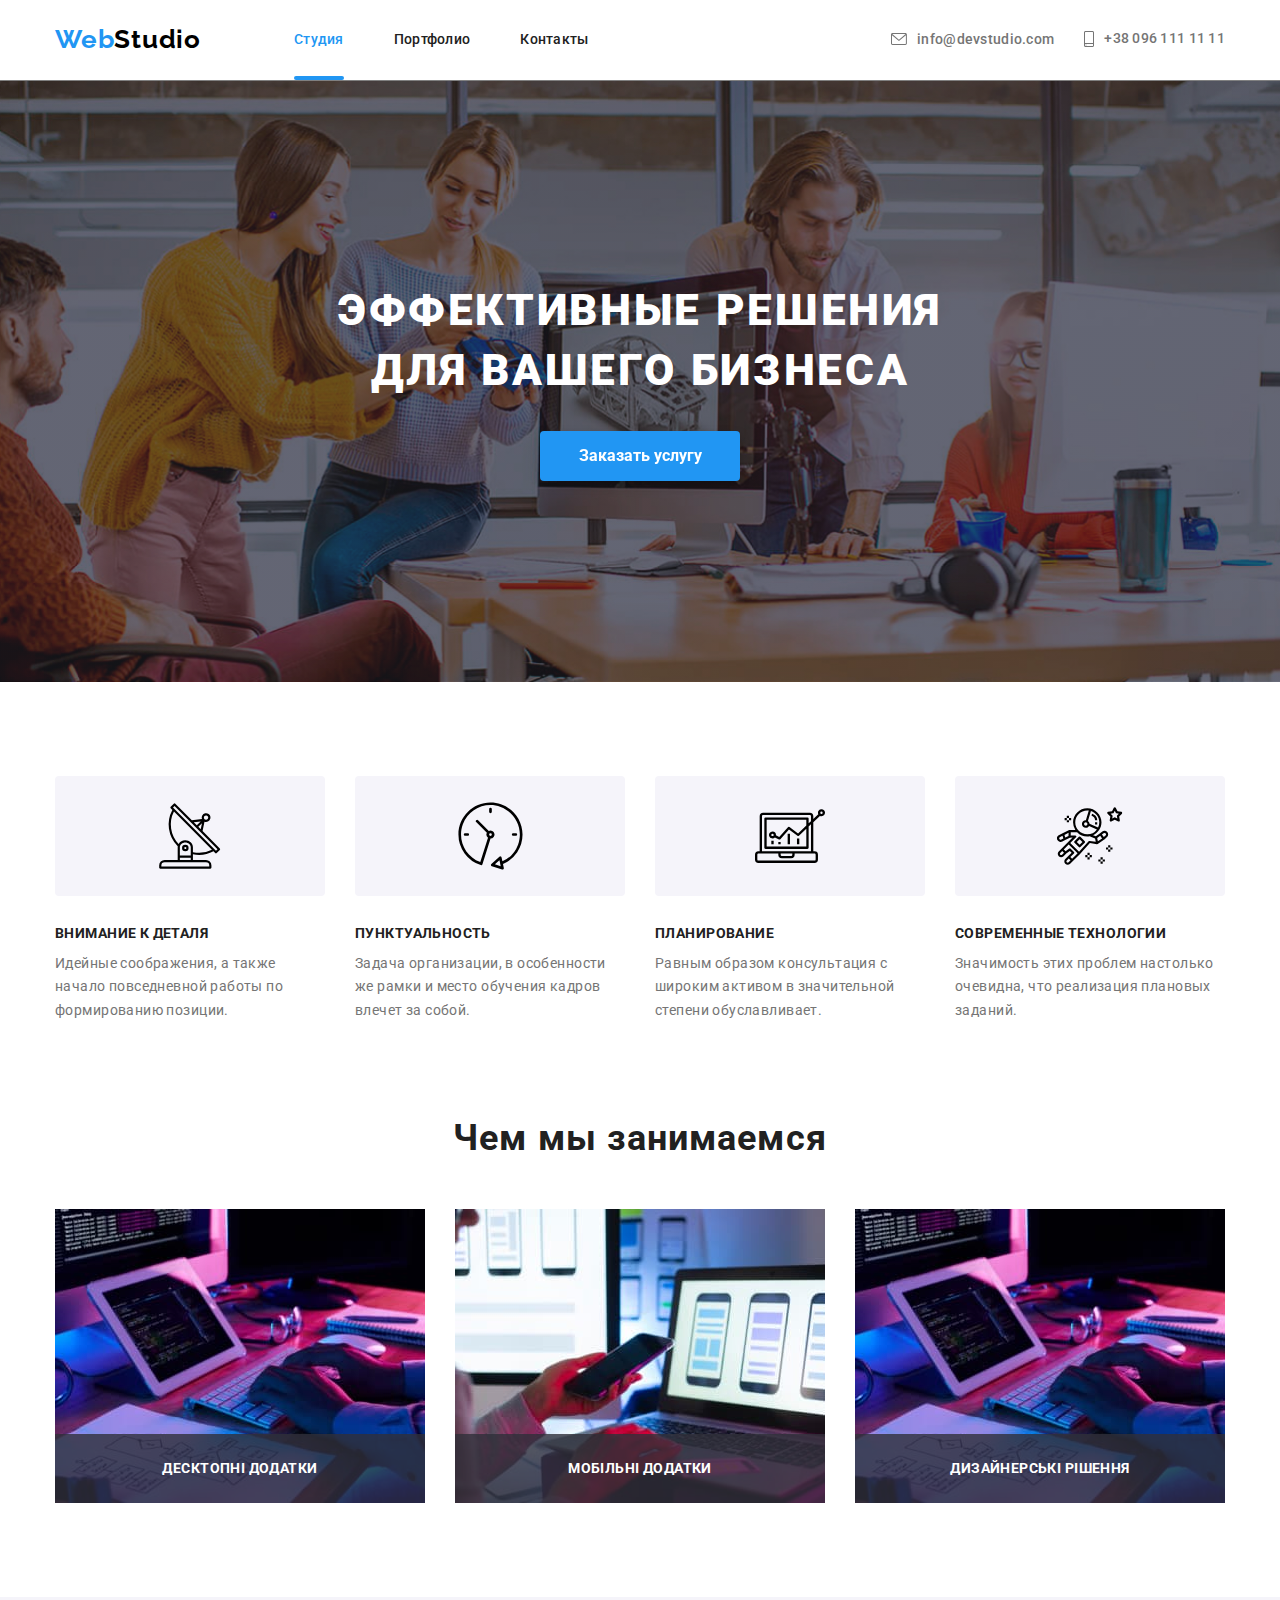
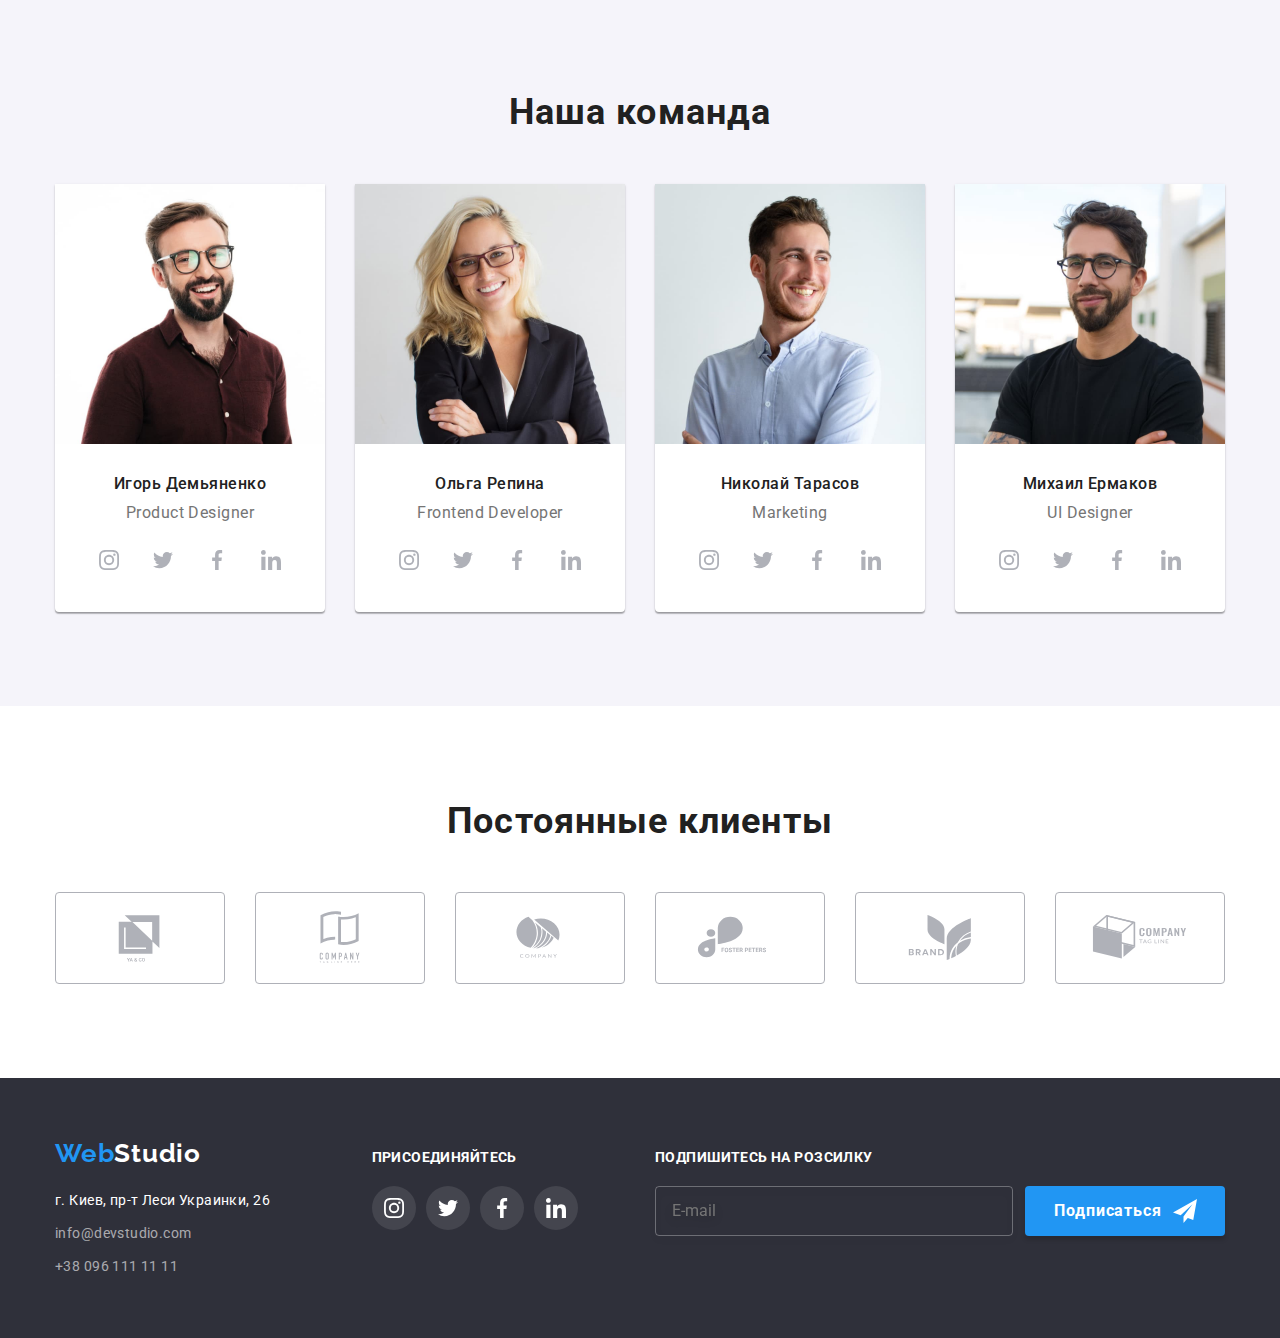
<file: index.html>
<!DOCTYPE html>
<html lang="ru">
<head>
    <meta charset="UTF-8">
    <meta http-equiv="X-UA-Compatible" content="IE=edge">
    <meta name="viewport" content="width=device-width, initial-scale=1.0">
    <title>WebStudio</title>
<link rel="preconnect" href="https://fonts.googleapis.com">
<link rel="preconnect" href="https://fonts.gstatic.com" crossorigin>
<link href="https://fonts.googleapis.com/css2?family=Raleway:wght@700&family=Roboto:wght@400;500;700;900&display=swap"
    rel="stylesheet">
    <link rel="stylesheet" href="https://cdn.jsdelivr.net/npm/modern-normalize@1.1.0/modern-normalize.css">
    <link rel="stylesheet" href="./css/styles.css">
</head>
<body> 
    <!--HEADER-->
    <header class="page-header">
        <div class="container header-container-nav"> <nav class="page-nav">
            <a class="logo link list" lang="en" href="./index.html">Web<span class="logo-accent">Studio</span></a>
            <ul class="menu list">
                <li class="menu-item">
                    <a class="menu-link link current" href="#studio">Студия</a>
                </li>
                <li class="menu-item link">
                    <a class="menu-link link" href="./portfolio.html">Портфолио</a>
                </li>
                <li class="menu-item">
                    <a class="menu-link link" href="#contacts">Контакты</a>
                </li>
            </ul>
        </nav>
        <ul class="menu list">
            <li class="menu-contacts">
                <a class="email link" href="mailto:info@devstudio.com">
                    <svg class="email-icon">
                        <use href="./images/svg/icons.svg#icon-envelope" width="16" height="12">
                        </use>
                    </svg>info@devstudio.com</a>
            </li>
            <li class="menu-contacts">
                <a class="tel link" href="tel:+380961111111">
                    <svg class="tel-icon">
                    <use href="./images/svg/icons.svg#icon-smartphone" width="10" height="16">
                    </use>
                </svg>+38 096 111 11 11</a>
            </li>
        </ul> </div>
</header>
<!-- HERO -->
    <main>
        <section class="main-page section" id="studio">
        <div class="container main-page-bg">
<h1 class="main-page-title">Эффективные решения для вашего бизнеса
</h1></div>
<div><button class="mdl-btn" type="button" data-modal-open>Заказать услугу</button>
        </div>
    </section>
    <!-- ABOUT -->
    <section class="section">
        <div class="container"> 
<ul class="about-section link list">
<li class="about-section-link">
    <div class="about-section-cont">
            <svg class="about-section-icon" width="65.32" height="70">
                <use href="./images/svg/icons.svg#icon-antenna-1"></use>
            </svg>
    </div>
    <h3 class="list-title">Внимание к деталя</h3>
    <p class="list-title-description">Идейные соображения, а также <br>
        начало повседневной работы по<br>
        формированию позиции.</p>
</li>
<li class="about-section-link">
    <div class="about-section-cont">
    <svg class="about-section-icon" width="67" height="70">
        <use href="./images/svg/icons.svg#icon-clock-1"></use>
    </svg>
</div>
    <h3 class="list-title">Пунктуальность</h3>
    <p class="list-title-description">Задача организации, в особенности<br>
        же рамки и место обучения кадров<br>
        влечет за собой.
</li>
<li class="about-section-link">
    <div class="about-section-cont">
    <svg class="about-section-icon" width="70" height="70">
        <use href="./images/svg/icons.svg#icon-diagram-1"></use>
    </svg>
</div>
    <h3 class="list-title">Планирование</h3>
    <p class="list-title-description">Равным образом консультация с<br>
        широким активом в значительной<br>
        степени обуславливает.</p>
</li>
<li class="about-section-link">
    <div class="about-section-cont">
        <svg class="about-section-icon" width="65.32" height="70">
            <use href="./images/svg/icons.svg#icon-astronaut-1"></use>
        </svg>
    </div>
    <h3 class="list-title">Современные технологии</h3>
    <p class="list-title-description">Значимость этих проблем настолько<br>
        очевидна, что реализация плановых<br>
        заданий.</p>
</li>
</ul>
        </div>
    </section>
    <section class="about-section-two section">
        <div class="section-about-title-photo container">
        <h2 class="section-title link list">Чем мы занимаемся</h2>
<ul class="about-pcs list">
    <li>
        <div class="about-pcs-wrapper">
            <img src="./images/index_sector/img1.jpg" alt="пишем сайты" width="370" height="294">
            <p class="about-pcs-overlay">Десктопні додатки</p>
        </div>
    </li>
    <li><div class="about-pcs-wrapper">
        <img src="./images/index_sector/img2.jpg" alt="веб-дизайн" width="370" height="294">
        <p class="about-pcs-overlay">Мобільні додатки</p>
        </div>
    </li>
    <li><div class="about-pcs-wrapper">
        <img src="./images/index_sector/img1.jpg" alt="пишем сайты" width="370" height="294">
        <p class="about-pcs-overlay">Дизайнерські рішення</p>
        </div>
    </li>
</ul>
     </section>
     <!-- TEAM -->
     <section class="section-team section">
        <div class="container">
<h2 class="section-title">Наша команда</h2>
<ul class="employees link list">
    <li class="employee-card"> <img src="./images/employes/igor_demianenko.jpg" alt="Мужчина в очках " width="270" height="260">
        <div class="employee-card-description">
            <h3 class="name">Игорь Демьяненко</h3>
        <p class="position" lang="en">Product Designer </p>
        <ul class="social-list list">
            <li class="social-list-item">
                <a href="" class="social-list-link">
                    <svg class="social-list-icon" width="20" height="20">
                        <use href="./images/svg/icons.svg#icon-instagram-2"></use>
                    </svg>
                </a>
            </li>
            <li class="social-list-item">
                <a href="" class="social-list-link">
                    <svg class="social-list-icon" width="20" height="20">
                        <use href="./images/svg/icons.svg#icon-twitter-1"></use>
                    </svg>
                </a>
            </li>
            <li class="social-list-item">
                <a href="" class="social-list-link">
                    <svg class="social-list-icon" width="20" height="20">
                        <use href="./images/svg/icons.svg#icon-facebook-1"></use>
                    </svg>
                </a>
            </li>
            <li class="social-list-item">
                <a href="" class="social-list-link">
                    <svg class="social-list-icon" width="20" height="20">
                        <use href="./images/svg/icons.svg#icon-linkedin-1"></use>
                    </svg>
                </a>
            </li>
        </ul>
    </div>
    </li>
    <li class="employee-card"><img src="./images/employes/olga_repina.jpg" alt="Женщина в очках " width="270" height="260">
        <div class="employee-card-description"><h3 class="name">Ольга Репина</h3>
        <p class="position" lang="en">Frontend Developer </p>
        <ul class="social-list list">
            <li class="social-list-item">
                <a href="" class="social-list-link">
                    <svg class="social-list-icon" width="20" height="20">
                        <use href="./images/svg/icons.svg#icon-instagram-2"></use>
                    </svg>
                </a>
            </li>
            <li class="social-list-item">
                <a href="" class="social-list-link">
                    <svg class="social-list-icon" width="20" height="20">
                        <use href="./images/svg/icons.svg#icon-twitter-1"></use>
                    </svg>
                </a>
            </li>
            <li class="social-list-item">
                <a href="" class="social-list-link">
                    <svg class="social-list-icon" width="20" height="20">
                        <use href="./images/svg/icons.svg#icon-facebook-1"></use>
                    </svg>
                </a>
            </li>
            <li class="social-list-item">
                <a href="" class="social-list-link">
                    <svg class="social-list-icon" width="20" height="20">
                        <use href="./images/svg/icons.svg#icon-linkedin-1"></use>
                    </svg>
                </a>
            </li>
        </ul>
    </div>
    </li>
    <li class="employee-card"><img src="./images/employes/nikolay_tarasov.jpg" alt="Мужчина улыбается" width="270" height="260">
        <div class="employee-card-description"><h3 class="name">Николай Тарасов</h3>
        <p class="position" lang="en">Marketing </p>
        <ul class="social-list list">
            <li class="social-list-item">
                <a href="" class="social-list-link">
                    <svg class="social-list-icon" width="20" height="20">
                        <use href="./images/svg/icons.svg#icon-instagram-2"></use>
                    </svg>
                </a>
            </li>
            <li class="social-list-item">
                <a href="" class="social-list-link">
                    <svg class="social-list-icon" width="20" height="20">
                        <use href="./images/svg/icons.svg#icon-twitter-1"></use>
                    </svg>
                </a>
            </li>
            <li class="social-list-item">
                <a href="" class="social-list-link">
                    <svg class="social-list-icon" width="20" height="20">
                        <use href="./images/svg/icons.svg#icon-facebook-1"></use>
                    </svg>
                </a>
            </li>
            <li class="social-list-item">
                <a href="" class="social-list-link">
                    <svg class="social-list-icon" width="20" height="20">
                        <use href="./images/svg/icons.svg#icon-linkedin-1"></use>
                    </svg>
                </a>
            </li>
        </ul>
    </div>
    </li>
    <li class="employee-card"><img src="./images/employes/mikhail_ermakov.jpg" alt="Мужчина в очках " width="270" height="260">
       <div class="employee-card-description"> 
        <h3 class="name">Михаил Ермаков</h3>
        <p class="position" lang="en">UI Designer </p>
        <ul class="social-list list">
            <li class="social-list-item">
                <a href="" class="social-list-link">
                    <svg class="social-list-icon" width="20" height="20">
                        <use href="./images/svg/icons.svg#icon-instagram-2"></use>
                    </svg>
                </a>
            </li>
            <li class="social-list-item">
                <a href="" class="social-list-link">
                    <svg class="social-list-icon" width="20" height="20">
                        <use href="./images/svg/icons.svg#icon-twitter-1"></use>
                    </svg>
                </a>
            </li>
            <li class="social-list-item">
                <a href="" class="social-list-link">
                    <svg class="social-list-icon" width="20" height="20">
                        <use href="./images/svg/icons.svg#icon-facebook-1"></use>
                    </svg>
                </a>
            </li>
            <li class="social-list-item">
                <a href="" class="social-list-link">
                    <svg class="social-list-icon" width="20" height="20">
                        <use href="./images/svg/icons.svg#icon-linkedin-1"></use>
                    </svg>
                </a>
            </li>
        </ul>
    </div>
    </li>
</ul>
        </div>
    </section>
<section class="section">
    <div class="container">
        <h2 class="section-title">Постоянные клиенты</h2>
        <ul class="section-clients list">
            <li class="section-clients-list">
                <a href="" class="section-clients-link">
                    <svg class="section-clients-icon" width="106" height="60">
                        <use href="./images/svg/icons.svg#icon-logo1"> </use>
                    </svg>
                </a>
            </li>
            <li class="section-clients-list">
                <a href="" class="section-clients-link">
                    <svg class="section-clients-icon" width="106" height="60">
                        <use href="./images/svg/icons.svg#icon-logo2" > </use>
                    </svg>
                </a>
            </li>
            <li class="section-clients-list">
                <a href="" class="section-clients-link">
                    <svg class="section-clients-icon" width="106" height="60">
                        <use href="./images/svg/icons.svg#icon-logo3" > </use>
                    </svg>
                </a>
            </li>
            <li class="section-clients-list">
                <a href="" class="section-clients-link">
                    <svg class="section-clients-icon" width="106" height="60">
                        <use href="./images/svg/icons.svg#icon-logo4" > </use>
                    </svg>
                </a>
            </li>
            <li class="section-clients-list">
                <a href="" class="section-clients-link">
                    <svg class="section-clients-icon" width="106" height="60">
                        <use href="./images/svg/icons.svg#icon-logo5" > </use>
                    </svg>
                </a>
            </li>
            <li class="section-clients-list">
                <a href="" class="section-clients-link">
                    <svg class="section-clients-icon" width="106" height="60">
                        <use href="./images/svg/icons.svg#icon-logo6" > </use>
                    </svg>
                </a>
            </li>
        </ul>
    </div>
    </section>
</main>
<!-- FOOTER -->
<footer class="footer" id="contacts">
    <div class="container link">
        <div class="div-footer link list">
            <div link list>
                <a class="logo-footer link list" lang="en" href="./index.html">Web<span
                        class="logo-accent-footer">Studio</span></a>
                <address>
                    <ul class="footer-adress list">
                        <li>
                            <a class="street-adress link" href="https://goo.gl/maps/iBWatNHWCykBJF1e8" target="_blank"
                                rel="noopener noreferrer nofollow">г. Киев, пр-т Леси Украинки, 26</a>
                        </li>
                        <li class="footer-email-tel-div">
                            <a class="footer-email link" href="mailto:info@devstudio.com">info@devstudio.com</a>
                        </li>
                        <li class="footer-email-tel-div">
                            <a class="footer-tel link" href="tel:+380961111111">+38 096 111 11 11</a>
                        </li>
                    </ul>
                </address>
            </div>
            <div class="footer-social-li">
                <p class="footer-social">присоединяйтесь</p>
                <ul class="footer-social-list">
                    <li class="footer-clients-link list">
                        <a href="" class="footer-clients-list list">
                            <svg class="footer-list-icon" width="20" height="20">
                                <use href="./images/svg/icons.svg#icon-instagram-2"></use>
                            </svg>
                        </a>
                    </li>
                    <li class="footer-clients-link list">
                        <a href="" class="footer-clients-list list">
                            <svg class="footer-list-icon" width="20" height="20">
                                <use href="./images/svg/icons.svg#icon-twitter-1"></use>
                            </svg>
                        </a>
                    </li>
                    <li class="footer-clients-link list">
                        <a href="" class="footer-clients-list list">
                            <svg class="footer-list-icon" width="20" height="20">
                                <use href="./images/svg/icons.svg#icon-facebook-1"></use>
                            </svg>
                        </a>
                    </li>
                    <li class="footer-clients-link list">
                        <a href="" class="footer-clients-list list">
                            <svg class="footer-list-icon" width="20" height="20">
                                <use href="./images/svg/icons.svg#icon-linkedin-1"></use>
                            </svg>
                        </a>
                    </li>
                </ul>
            </div>
            <div class="subscribe">
                <form class="subscribe-form">
                    <label class="subcsribe-label">
                        <span>
                            <p class="subscribe-text">Подпишитесь на розсилку</p>
                        </span>
                        <input type="email" class="subscribe-input-form" placeholder="E-mail" name="user_mail" autocomplete="off"
                            required> </label>
                    <button class="subscribe-btn" type="submit">Подписаться
                        <svg class="subscribe-icon" width="24" height="24">
                            <use href="./images/svg/icons.svg#icon-send"></use>
                        </svg>
                    </button>
                </form>
            </div>
        </div>
    </div>
</footer>
<div class="backdrop is-hidden" data-modal>
    <div class="modal">
        <button type="button" class="modal-close-btn" data-modal-close>
            <svg class="modal-close-btn-icon" width="18" height="18">
                <use href="./images/svg/icons.svg#icon-close-btn" ></use>
            </svg>
        </button>
        <form class="modal-form">
            <p class="modal-form-text">Оставьте ваши данные, мы вам перезвоним</p>
            <label class="modal-form-field">
                <span class="modal-form-input-desc"> Имя </span>
                <span class="modal-form-input-wrapper">
                    <input type="text" name="user_name" class="modal-form-input" required pattern="[a-zA-Zа-яА-Я]+" minlength="2" />
                    <svg class="modal-form-icon" width="18" height="18">
                        <use href="./images/svg/icons.svg#icon-person" ></use>
                    </svg>
                    </span>
                </label>
                <label class="modal-form-field">
                    <span class="modal-form-input-desc"> Телефон </span>
                    <span class="modal-form-input-wrapper">
                        <input type="tel" name="user_tel" class="modal-form-input" pattern="[0-9]{3}-[0-9]{3}-[0-9]{2}-[0-9]{2}"
                title="xxx-xxx-xx-xx" />
                        <svg class="modal-form-icon" width="18" height="18">
                            <use href="./images/svg/icons.svg#icon-phone"></use>
                        </svg>
                    </span>
                </label>
                <label class="modal-form-field">
                    <span class="modal-form-input-desc"> Почта </span>
                    <span class="modal-form-input-wrapper">
                        <input type="email" name="user_mail" class="modal-form-input" />
                        <svg class="modal-form-icon" width="18" height="18">
                            <use href="./images/svg/icons.svg#icon-email"></use>
                        </svg>
                    </span>
                </label>
                <label class="modal-form-field last_field">
                    <span class="modal-form-input-desc"> Комментарий </span>
                        <textarea name="user_message" class="modal-form-message" placeholder="Введите текст"></textarea>
                    </label>
                    <input id="user-policy" type="checkbox" name="user_policy" class="modal-form-check visually-hidden" />
                        <label for="user-policy" class="modal-form-check-desc">
                            Соглашаюсь с рассылкой и принимаю&nbsp;<a href="" class="modal-form-link">Условия договора </a>
                        <svg class="modal-form-submit-icon" width="16" height="16">
                            <use href="./images/svg/icons.svg#icon-vector"></use>
                        </svg>
                    </label>
                        
                    <button type="submit" class="modal-form-submit-btn">Отправить</button>        
                </form>
            </div> 
        </div>
        <script src="./js/modal.js" ></script>
    </body>
    </html>
</file>
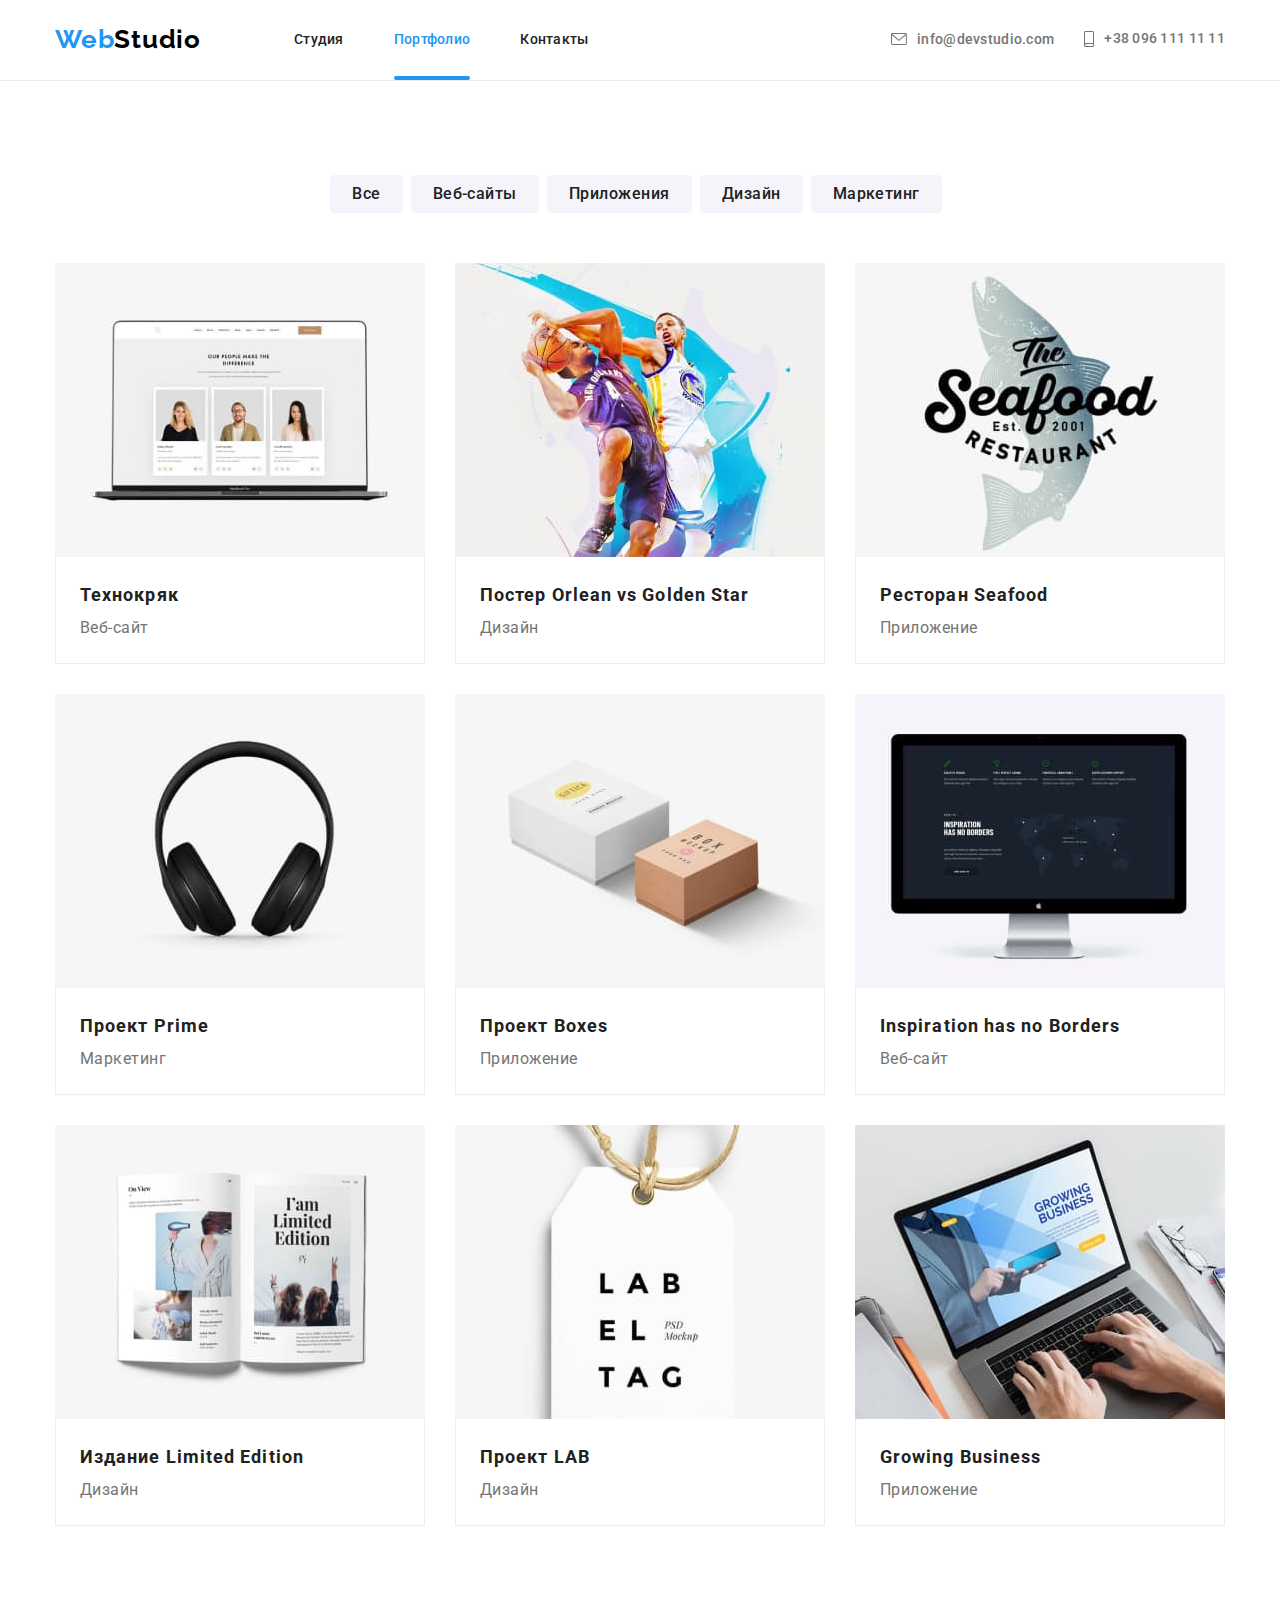
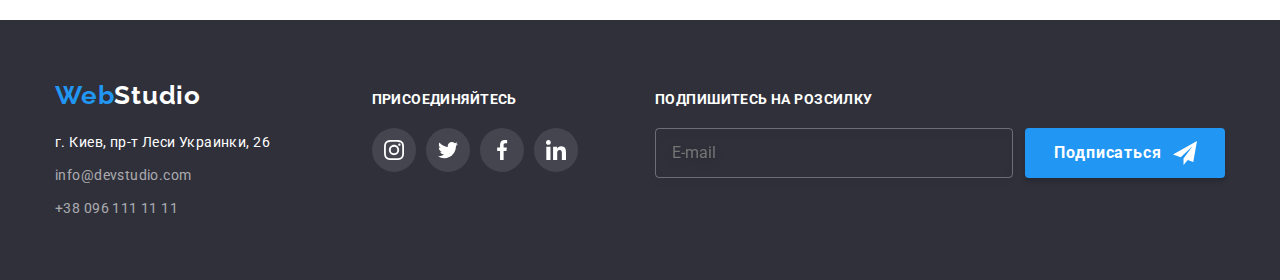
<file: portfolio.html>
<!DOCTYPE html>
<html lang="ru">
<head>
    <meta charset="UTF-8">
    <meta http-equiv="X-UA-Compatible" content="IE=edge">
    <meta name="viewport" content="width=device-width, initial-scale=1.0">
    <title>WebStudio</title>
    <link rel="preconnect" href="https://fonts.googleapis.com">
    <link rel="preconnect" href="https://fonts.gstatic.com" crossorigin>
    <link href="https://fonts.googleapis.com/css2?family=Raleway:wght@700&family=Roboto:wght@400;500;700&display=swap"
        rel="stylesheet">
    <link rel="stylesheet" href="https://cdn.jsdelivr.net/npm/modern-normalize@1.1.0/modern-normalize.css">
    <link rel="stylesheet" href="./css/styles.css">
</head>
<body>
<header class="page-header header-portfolio">
    <div class="container header-container-nav">
        <nav class="page-nav">
            <a class="logo link list" lang="en" href="./index.html">Web<span class="logo-accent">Studio</span></a>
            <ul class="menu list">
                <li class="menu-item">
                    <a class="menu-link link " href="./index.html">Студия</a>
                </li>
                <li class="menu-item link">
                    <a class="menu-link link current" href="./portfolio.html">Портфолио</a>
                </li>
                <li class="menu-item">
                    <a class="menu-link link" href="#contacts">Контакты</a>
                </li>
            </ul>
        </nav>
        <ul class="menu list">
            <li class="menu-contacts">
                <a class="email link" href="mailto:info@devstudio.com">
                    <svg class="email-icon">
                        <use href="./images/svg/icons.svg#icon-envelope" width="16" height="12">
                        </use>
                    </svg>info@devstudio.com</a>
            </li>
            <li class="menu-contacts">
                <a class="tel link" href="tel:+380961111111">
                    <svg class="tel-icon">
                        <use href="./images/svg/icons.svg#icon-smartphone" width="10" height="16">
                        </use>
                    </svg>+38 096 111 11 11</a>
            </li>
        </ul>
        </div>
        </header>
<main>
<section class="section">
    <div class="container">
        <ul class="portfolio-nav list">
            <li class="portfolio-nav-btn">
                <button class="portfolio-btn button">Все</button>
            </li>
            <li class="portfolio-nav-btn">
                <button class="portfolio-btn button">Веб-сайты</button>
            </li>
            <li class="portfolio-nav-btn">
                <button class="portfolio-btn button">Приложения</button>
            </li>
            <li class="portfolio-nav-btn">
                <button class="portfolio-btn button">Дизайн</button>
            </li>
            <li class="portfolio-nav-btn">
                <button class="portfolio-btn button">Маркетинг</button>
            </li>
        </ul>
    </div>
    <div class="container">
        <ul class="portfolio list">
            <li class="portfolio-card">
                <a href="" class="portfolio-link link">
                    <div class="portfolio-pcs-wrapper">
                        <p class="portfolio-overlay">Ресурс пропонує комплексні пропозиції з різним рівнем функціоналу
                            та сервісів. Все це дозволить відвідувачу отримати
                            вичерпні відомості про компанію чи приватну особу .</p>
                        <img src="./images/portfolio_sector/tehnokryak-2.jpg" alt="ноутбук" width="370" height="294">
                    </div>
                    <div class="portfolio-card-wrapper">
                        <p class="portfolio-name">Технокряк</p>
                        <p class="portfolio-description">Веб-сайт</p>
                    </div>
                </a>
            </li>
            <li class="portfolio-card">
                <a href="" class="portfolio-link link">
                    <div class="portfolio-pcs-wrapper">
                        <p class="portfolio-overlay">Lorem ipsum dolor sit amet consectetur adipisicing elit. Eligendi
                            numquam, asperiores saepe nostrum sunt quia fugiat sequi id expedita quos eum nemo
                            distinctio eaque debitis fugit quas reiciendis maiores soluta! .</p>
                        <img src="./images/portfolio_sector/newovsgoldst-2.jpg" alt="баскетболисты" width="370"
                            height="294">
                    </div>
                    <div class="portfolio-card-wrapper">
                        <p class="portfolio-name">Постер<span lang="en"> Orlean vs Golden Star</span></p>
                        <p class="portfolio-description">Дизайн</p>
                    </div>
                </a>
            </li>
            <li class="portfolio-card">
                <a href="" class="portfolio-link link">
                    <div class="portfolio-pcs-wrapper">
                        <p class="portfolio-overlay">Lorem ipsum dolor sit amet consectetur adipisicing elit. Eligendi
                            numquam, asperiores
                            saepe nostrum sunt quia fugiat sequi id expedita quos eum nemo distinctio eaque debitis
                            fugit quas reiciendis
                            maiores soluta! .</p>
                        <img src="./images/portfolio_sector/seafood-2.jpg" alt="рыбный ресторан" width="370"
                            height="294">
                    </div>
                    <div class="portfolio-card-wrapper">
                        <p class="portfolio-name">Ресторан<span lang="en"> Seafood</span></p>
                        <p class="portfolio-description">Приложение</p>
                    </div>
                </a>
            </li>
            <li class="portfolio-card">
                <a href="" class="portfolio-link link">
                    <div class="portfolio-pcs-wrapper">
                        <p class="portfolio-overlay">Lorem ipsum dolor sit amet consectetur adipisicing elit. Eligendi
                            numquam, asperiores
                            saepe nostrum sunt quia fugiat sequi id expedita quos eum nemo distinctio eaque debitis
                            fugit quas reiciendis
                            maiores soluta! .</p>
                        <img src="./images/portfolio_sector/prime-2.jpg" alt="наушники" width="370" height="294">
                    </div>
                    <div class="portfolio-card-wrapper">
                        <p class="portfolio-name">Проект<span lang="en"> Prime</span></p>
                        <p class="portfolio-description">Маркетинг</p>
                    </div>
                </a>
            </li>
            <li class="portfolio-card">
                <a href="" class="portfolio-link link">
                    <div class="portfolio-pcs-wrapper">
                        <p class="portfolio-overlay">Lorem ipsum dolor sit amet consectetur adipisicing elit. Eligendi
                            numquam, asperiores
                            saepe nostrum sunt quia fugiat sequi id expedita quos eum nemo distinctio eaque debitis
                            fugit quas reiciendis
                            maiores soluta! .</p>
                        <img src="./images/portfolio_sector/boxes-2.jpg" alt="коробки" width="370" height="294">
                    </div>
                    <div class="portfolio-card-wrapper">
                        <p class="portfolio-name">Проект<span lang="en"> Boxes</span></p>
                        <p class="portfolio-description">Приложение</p>
                    </div>
                </a>
            </li>
            <li class="portfolio-card">
                <a href="" class="portfolio-link link">
                    <div class="portfolio-pcs-wrapper">
                        <p class="portfolio-overlay">Lorem ipsum dolor sit amet consectetur adipisicing elit. Eligendi
                            numquam, asperiores
                            saepe nostrum sunt quia fugiat sequi id expedita quos eum nemo distinctio eaque debitis
                            fugit quas reiciendis
                            maiores soluta! .</p>
                        <img src="./images/portfolio_sector/insnobordrs-2.jpg" alt="монитор" width="370" height="294">
                    </div>
                    <div class="portfolio-card-wrapper">
                        <p class="portfolio-name" <span lang="en">Inspiration has no Borders</span></p>
                        <p class="portfolio-description">Веб-сайт</p>
                    </div>
                </a>
            </li>
            <li class="portfolio-card">
                <a href="" class="portfolio-link link">
                    <div class="portfolio-pcs-wrapper">
                        <p class="portfolio-overlay">Lorem ipsum dolor sit amet consectetur adipisicing elit. Eligendi
                            numquam, asperiores
                            saepe nostrum sunt quia fugiat sequi id expedita quos eum nemo distinctio eaque debitis
                            fugit quas reiciendis
                            maiores soluta! .</p>
                        <img src="./images/portfolio_sector/lmtedition-2.jpg" alt="книга" width="370" height="294">
                    </div>
                    <div class="portfolio-card-wrapper">
                        <p class="portfolio-name">Издание<span lang="en"> Limited Edition</span></p>
                        <p class="portfolio-description">Дизайн</p>
                    </div>
                </a>
            </li>
            <li class="portfolio-card">
                <a href="" class="portfolio-link link">
                    <div class="portfolio-pcs-wrapper">
                        <p class="portfolio-overlay">Lorem ipsum dolor sit amet consectetur adipisicing elit. Eligendi
                            numquam, asperiores
                            saepe nostrum sunt quia fugiat sequi id expedita quos eum nemo distinctio eaque debitis
                            fugit quas reiciendis
                            maiores soluta! .</p>
                        <img src="./images/portfolio_sector/lab-2.jpg" alt="бирка" width="370" height="294">
                    </div>
                    <div class="portfolio-card-wrapper">
                        <p class="portfolio-name">Проект<span lang="en"> LAB</span></p>
                        <p class="portfolio-description">Дизайн</p>
                    </div>
                </a>
            </li>
            <li class="portfolio-card">
                <a href="" class="portfolio-link link">
                    <div class="portfolio-pcs-wrapper">
                        <p class="portfolio-overlay">Lorem ipsum dolor sit amet consectetur adipisicing elit. Eligendi
                            numquam, asperiores
                            saepe nostrum sunt quia fugiat sequi id expedita quos eum nemo distinctio eaque debitis
                            fugit quas reiciendis
                            maiores soluta! .</p>
                        <img src="./images/portfolio_sector/grwbusiness-2.jpg" alt="работа на ноутбуке" width="370"
                            height="294">
                    </div>
                    <div class="portfolio-card-wrapper">
                        <p class="portfolio-name" <span lang="en">Growing Business</span></p>
                        <p class="portfolio-description">Приложение</p>
                    </div>
                </a>
            </li>
        </ul>
    </div>
</section>
</main>
<footer class="footer" id="contacts">
    <div class="container link">
        <div class="div-footer link list">
            <div link list>
                <a class="logo-footer link list" lang="en" href="./index.html">Web<span
                        class="logo-accent-footer">Studio</span></a>
                <address>
                    <ul class="footer-adress list">
                        <li>
                            <a class="street-adress link" href="https://goo.gl/maps/iBWatNHWCykBJF1e8" target="_blank"
                                rel="noopener noreferrer nofollow">г. Киев, пр-т Леси Украинки, 26</a>
                        </li>
                        <li class="footer-email-tel-div">
                            <a class="footer-email link" href="mailto:info@devstudio.com">info@devstudio.com</a>
                        </li>
                        <li class="footer-email-tel-div">
                            <a class="footer-tel link" href="tel:+380961111111">+38 096 111 11 11</a>
                        </li>
                    </ul>
                </address>
            </div>
            <div class="footer-social-li">
                <p class="footer-social">присоединяйтесь</p>
                <ul class="footer-social-list">
                    <li class="footer-clients-link list">
                        <a href="" class="footer-clients-list list">
                            <svg class="footer-list-icon" width="20" height="20">
                                <use href="./images/svg/icons.svg#icon-instagram-2"></use>
                            </svg>
                        </a>
                    </li>
                    <li class="footer-clients-link list">
                        <a href="" class="footer-clients-list list">
                            <svg class="footer-list-icon" width="20" height="20">
                                <use href="./images/svg/icons.svg#icon-twitter-1"></use>
                            </svg>
                        </a>
                    </li>
                    <li class="footer-clients-link list">
                        <a href="" class="footer-clients-list list">
                            <svg class="footer-list-icon" width="20" height="20">
                                <use href="./images/svg/icons.svg#icon-facebook-1"></use>
                            </svg>
                        </a>
                    </li>
                    <li class="footer-clients-link list">
                        <a href="" class="footer-clients-list list">
                            <svg class="footer-list-icon" width="20" height="20">
                                <use href="./images/svg/icons.svg#icon-linkedin-1"></use>
                            </svg>
                        </a>
                    </li>
                </ul>
            </div>
            <div class="subscribe">
                <form class="subscribe-form">
                    <label class="subcsribe-label">
                        <span>
                            <p class="subscribe-text">Подпишитесь на розсилку</p>
                        </span>
                        <input type="email" class="subscribe-input-form" placeholder="E-mail" name="user_mail" autocomplete="off"
                            required> </label>
                    <button class="subscribe-btn" type="submit">Подписаться
                        <svg class="subscribe-icon" width="24" height="24">
                            <use href="./images/svg/icons.svg#icon-send"></use>
                        </svg>
                    </button>
                </form>
            </div>
        </div>
    </div
</footer>
</body>
</html>
</file>
<file: css/styles.css>
:root {
--primary-font: 'Roboto', sans-serif;
--secondary-font: 'Raleway', sans-serif;
--accent-color: #2196F3;
--main-color: #212121;
--secondary-color: #FFFFFF;
--subcolor: #757575;
}

html{
box-sizing: border-box;
}

*::before,
*::after{
box-sizing: inherit;
}

h1,
h2,
h3,
h4,
p {
    margin-top: 0;
    margin-bottom: 0;
}

ul,
ol {
    margin-top: 0;
    margin-bottom: 0;
    padding-left: 0;
}

img {
    display: block;
}

button {
    cursor: pointer;
}

.list {
    list-style: none;}
.link {
text-decoration: none;
}

body {
    font-family: var(--primary-font);
}

.visually-hidden {
    position: absolute;
    width: 10px;
    height: 10px;
    margin: 1px;
    padding: 0;
    left: 90px;
    overflow: hidden;
    border: 0;
    clip: rect(0 0 0 0);
}

.section {
    padding-top: 94px;
    padding-bottom: 94px;
}

.container {
    width: 1200px;
    padding-left: 15px;
    padding-right: 15px;
    margin-left: auto;
    margin-right: auto;
}
/* HEADER */
.logo-accent {
    color: #000000;
}

.logo-accent-footer {
    color: var(--secondary-color);
}

.menu-link {
    font-weight: 500;
    font-size: 14px;
    line-height: 1.14;
    letter-spacing: 0.02em;
    transition-property: color;
    transition-duration: 250ms;
    transition-timing-function: cubic-bezier(0.4, 0, 0.2, 1);
    color: inherit;
}

.menu-link:hover,
.menu-link:focus{
    color: var(--accent-color);
    
}

.logo {
    margin-right: 93px;
    font-family: var(--secondary-font);
    font-weight: 700;
    font-size: 26px;
    line-height: 1.19;
    /* identical to box height */
    letter-spacing: 0.03em;
    color: var(--accent-color);
}
.menu-item {
    position: relative;
    transition-property: color;
    transition-duration: 250ms;
    transition-timing-function: cubic-bezier(0.4, 0, 0.2, 1);
}

.menu-item:hover,
.menu-item:focus {
    color: var(--accent-color);
    cursor: pointer;

}

.menu-contacts:hover,
.menu-contacts:focus {
    color: var(--accent-color);
    cursor: pointer;
}

.menu-contacts {
    align-items: center;
    color: var(--subcolor);
    transition-property: color;
    transition-duration: 250ms;
    transition-timing-function: cubic-bezier(0.4, 0, 0.2, 1);
}

.menu-contacts:not(:last-child) {
    margin-right: 30px;
}

.current {
    color: var(--accent-color);
}

.current::after {
    position: absolute;
    content: '';
    left: 0;
    bottom: 0;
    border-radius: 2px;
    margin-bottom: -31px;
    width: 100%;
    height: 4px;
    background-color: var(--accent-color);
}


.header-container-nav {
    display: flex;
    align-items: center;
    justify-content: space-between;
}

.page-nav {
    display: flex;
    align-items: center;

}

.page-header {
    padding-top: 24px;
    padding-bottom: 25px;
    border-bottom: 1px solid grey;

}

.menu {
    display: flex;
    align-items: center;
    margin-left: auto;
}

.menu-item {
    align-items: center;
    color: var(--main-color);
}

.menu-item:not(:last-child) {
    margin-right: 50px;
}

.email {
    font-weight: 500;
    font-style: normal;
    font-size: 14px;
    line-height: 1.14px;
    letter-spacing: 0.02em;
    color: currentColor;
    margin-left: auto;
    transition-property: color;
    transition-duration: 250ms;
    transition-timing-function: cubic-bezier(0.4, 0, 0.2, 1);
    display: flex;
    align-items: center;
}

.email:hover,
.email:focus {
    color: var(--accent-color);
}

.email-icon {
    display: inline-block;
    width: 16px;
    height: 12px;
    margin-right: 10px;
    justify-content: center;
    align-self: center;
    fill: currentColor;
    transition-property: fill ;
    transition-duration: 250ms;
    transition-timing-function: cubic-bezier(0.4, 0, 0.2, 1);
}

.tel-icon {
    display: inline-block;
    width: 10px;
    height: 16px;
    margin-right: 10px;
    justify-content: center;
    align-self: center;
    fill: currentColor;
    transition-property: fill;
    transition-duration: 250ms;
    transition-timing-function: cubic-bezier(0.4, 0, 0.2, 1);
}

.tel {
    font-weight: 500;
    font-style: normal;
    font-size: 14px;
    line-height: 1.14;
    letter-spacing: 0.02em;
    transition-property: color;
    transition-duration: 250ms;
    transition-timing-function: cubic-bezier(0.4, 0, 0.2, 1);
    color: currentColor;
    display: flex;
    align-items: center;
}

.email:hover,
.email:focus {
    color: var(--accent-color);

}

.tel:hover,
.tel:focus {
    font-weight: 500;
    font-size: 14px;
    line-height: 1.14;
    letter-spacing: 0.02em;

    color: var(--accent-color);
}
/* HEADER */
/* HERO */
.main-page {
    padding-top: 200px;
    text-align: center;
    background-image: linear-gradient(to bottom, rgba(47, 48, 58, 0.4), rgba(47, 48, 58, 0.4)),
        url(../images/index_sector/bg.jpg);
    background-size: cover;
    background-position: 50% 50%;
    background-repeat: no-repeat;
    background-color: #C4C4C4;
    max-width: 1600px;
    margin: auto;

}
.main-page-title {
        font-weight: 900;
        font-size: 44px;
        line-height: 1.36;
        /* or 136% */
        text-align: center;
        letter-spacing: 0.06em;
        text-transform: uppercase;
        color: var(--secondary-color);
    
        max-width: 696px;
        margin-left: auto;
        margin-right: auto;
        margin-bottom: 30px;
}

.mdl-btn {
        font-family: var(--primary-font);
        background-color: var(--accent-color);
        border-radius: 4px;
        border: 0px;
        font-weight: 700;
        font-size: 16px;
        line-height: 1.87;
        color: var(--secondary-color);
        display: inline-block;
        flex-wrap: wrap;
        text-align: center;
        margin-bottom: 107px;
        padding: 10px 32px;
        filter: drop-shadow(0px 4px 4px rgba(0, 0, 0, 0.25));
        min-width: 200px;   
        min-height: 50px;
    }
/* HERO */
/* ABOUT */
.about-section {
 display: flex;
 align-items: center;
 justify-content:center; 

}
.about-section-two {
margin-left: auto;
margin-right: auto;
margin-top: 0px;
padding-top: 0px;
}
.about-section-cont{
    display: flex;
    justify-content: center;
    align-items: center; 
    height: 120px;
    width: 270px;
    border-radius: 4px;
    background-color: #F5F4FA;
    margin-bottom: 30px;
}

.about-section-icon {
    fill: solid var(--main-color);
} 
.about-section-link:not(:last-child){
    margin-right: 30px;
}

.about-pcs-wrapper{
    display: block;
    position: relative;
}

.about-pcs-overlay{
    display: flex;
    align-items: center;
    justify-content: center;
    position: absolute;
    width: 100%;
    height: 23.8%;
    bottom: 0;
    left: 0;
    font-family: var(--primary-font);
    font-weight: 700;
    font-size: 14px;
    line-height: 1.14;
    text-align: center;
    letter-spacing: 0.03em;
    text-transform: uppercase;
    
    color: var(--secondary-color);
    background-color: rgba(47, 48, 58, 0.8);
}



.list-title {
    font-weight: 700;
    font-size: 14px;
    line-height: 1.14;
    letter-spacing: 0.03em;
    text-transform: uppercase;
    color: var(--main-color);
    margin-bottom: 10px;
    max-width: 270px;
}

.list-title-description {
    font-size: 14px;
    line-height: 1.71;
    /* or 171% */
    letter-spacing: 0.03em;
    color: var(--subcolor);
    width: 270px;
}
 
.section-title {
        font-weight: 700;
        font-size: 36px;
        line-height: 1.17;
        text-align: center;
        letter-spacing: 0.03em;
        color: var(--main-color);
        margin-left: auto;
        margin-right: auto;
        margin-bottom: 50px;       
}
.about-pcs {
    display: flex;
    align-items: center;
    justify-content: center;
    gap: 30px;
    margin-top: 50px;
}
/* ABOUT */
/* TEAM */
.section-team {
    background: #F5F4FA;

}
.employees {
    display: flex;
    flex-wrap: wrap;
    gap: 30px;
}
.employee-card {
    background: var(--secondary-color);
    border-radius: 0px 0px 4px 4px;
    flex-basis: calc((100%-30*3)\4);
    box-shadow: 0px 1px 3px rgba(0, 0, 0, 0.12), 0px 1px 1px rgba(0, 0, 0, 0.14), 0px 2px 1px rgba(0, 0, 0, 0.2);
}
.employee-card-description{
    padding-top: 30px;
    padding-bottom: 30px;
    
    
}
.name {
    font-weight: 500;
    font-size: 16px;
    line-height: 1.19;
    /* identical to box height */
    text-align: center;
    letter-spacing: 0.03em;
    color: var(--main-color);
    margin-bottom: 10px;
}

.position {
    font-size: 16px;
    line-height: 1.19;
    /* identical to box height */
    text-align: center;
    letter-spacing: 0.03em;
    color: var(--subcolor);
    flex-wrap: wrap;
    margin-bottom: 16px;
}

.social-list {
    display: flex;
    justify-content: center;
    gap: 10px;
}

.social-list-link {
    display: flex;
    justify-content: center;
    align-items: center;
    width: 44px;
    height: 44px;
    border-radius: 50%;
    background-color: var(--secondary-color);
    transition-property: background-color;
    transition-duration: 250ms;
    transition-timing-function: cubic-bezier(0.4, 0, 0.2, 1);
} 

.social-list-link:hover,
.social-list-link:focus {
    
    background-color: var(--accent-color);
}

.social-list-icon {
    fill: #AFB1B8;
    transition-property: fill;
    transition-duration: 250ms;
    transition-timing-function: cubic-bezier(0.4, 0, 0.2, 1);
    
}
.social-list-link:hover .social-list-icon,
.social-list-link:focus .social-list-icon {
    fill: var(--secondary-color)
}

.section-clients {
    display: flex;
    justify-content: center;
    align-items: center;
    /* width: 170px;
    height: 92px; */
}
.section-clients-list:not(:last-child){
    margin-right: 30px;
}

.section-clients-link {
    display: flex;
    justify-content: center;
    align-items: center;
    box-sizing: border-box;
    border: 1px solid #AFB1B8;
    border-radius: 4px;
    width: 170px;
    height: 92px;
    transition-property: border;
    transition-duration: 250ms;
    transition-timing-function: cubic-bezier(0.4, 0, 0.2, 1);
}
.section-clients-icon {
    fill: #AFB1B8;
    transition-property: fill;
    transition-duration: 250ms;
    transition-timing-function: cubic-bezier(0.4, 0, 0.2, 1);
}

.section-clients-link:hover .section-clients-icon,
.section-clients-link:focus .section-clients-icon{
    fill: var(--accent-color);
}
.section-clients-link:hover,
.section-clients-link:focus{
    
    border: 1px solid var(--accent-color);
    border-radius: 4px;
}


/* TEAM */
/* FOOTER */
.logo-footer {
    display: block;
    margin-right: 93px;
    font-family: var(--secondary-font);
    font-weight: 700;
    font-size: 26px;
    line-height: 1.19;
    /* identical to box height */
    letter-spacing: 0.03em;
    color: var(--accent-color);
}
 
.street-adress {
    font-size: 14px;
    font-style: normal;
    line-height: 1.71;
    /* or 171% */
    letter-spacing: 0.03em;
    color: var(--secondary-color);
    min-width: 231px;
    transition-property: color;
    transition-duration: 250ms;
    transition-timing-function: cubic-bezier(0.4, 0, 0.2, 1);
}
.street-adress:hover,
.street-adress:focus {
    color: var(--accent-color);
}

.footer-adress{
display: inline-block;
margin-top: 20px;
}
.div-footer {
    display: flex;
    justify-content: space-between;
    align-items: baseline;
}

.footer-email-tel-div{
margin-top: 9px;

}
.footer-email {
    font-style: normal;
    font-weight: 400;
    font-size: 14px;
    line-height: 1.71;
    /* or 171% */
    letter-spacing: 0.03em;
    color: rgba(255, 255, 255, 0.6);
    transition-property: color;
    transition-duration: 250ms;
    transition-timing-function: cubic-bezier(0.4, 0, 0.2, 1);
}
.footer-email:hover,
.footer-email:focus{
    color: var(--accent-color);
}
.footer-tel {
        font-style: normal;
        font-weight: 400;
        font-size: 14px;
        line-height: 1.7;
        /* or 171% */
        letter-spacing: 0.03em;
    
        color: rgba(255, 255, 255, 0.6);
        transition-property: color;
        transition-duration: 250ms;
        transition-timing-function: cubic-bezier(0.4, 0, 0.2, 1);

}
.footer-tel:hover,
.footer-tel:focus {
    color: var(--accent-color);
}

.footer{
    background: #2F303A;
    padding-top: 60px;
    padding-bottom: 60px;
}
.footer-social-list {
    display: flex;
    justify-content:center;
    align-content: center;
    gap: 10px;
}
.footer-social {
    font-family: var(--primary-font);
    font-weight: 700;
    font-size: 14px;
    line-height: 1.14;
    letter-spacing: 0.03em;
    text-transform: uppercase;
    color: var(--secondary-color);
    margin-bottom: 20px;
}

.footer-clients-list {
    display: flex;
    justify-content: center;
    align-items: center;
    width: 44px;
    height: 44px;
    border-radius: 50%;
    background-color: rgba(255, 255, 255, 0.1);
    cursor: pointer;
    transition-property: background-color;
    transition-duration: 250ms;
    transition-timing-function: cubic-bezier(0.4, 0, 0.2, 1);
}

.footer-clients-list:hover,
.footer-clients-list:focus {
    background-color: var(--accent-color);
}

.footer-list-icon {
    transition-property: fill;
    transition-duration: 250ms;
    transition-timing-function: cubic-bezier(0.4, 0, 0.2, 1);
    fill: var(--secondary-color);
}

.footer-clients-list:hover .footer-list-icon,
.footer-clients-list:focus .footer-list-icon {
    transition-property: fill;
    transition-duration: 250ms;
    transition-timing-function: cubic-bezier(0.4, 0, 0.2, 1);
    fill: var(--secondary-color);
}

.subscribe {
    display: inline-block;
}

.subscribe-form {
    display: flex;
    align-items: flex-end;
}

.subscribe-text {
    font-family: var(--primary-font);
    font-weight: 700;
    font-size: 14px;
    line-height: 1.14;
    letter-spacing: 0.03em;
    text-transform: uppercase;
    color: var(--secondary-color);
    margin-bottom: 20px;
}

.subscribe-input-form {
    border: 1px solid rgba(255, 255, 255, 0.3);
    filter: drop-shadow(0px 4px 4px rgba(0, 0, 0, 0.15));
    border-radius: 4px;
    background-color: transparent;
    height: 50px;
    width: 358px;
    padding: 15px 16px;
    color: var(--secondary-color);
    outline: none;
    
}

.subscribe-input-form:focus {
    
    outline: 1px solid var(--secondary-color);
}

.subscribe-btn {
    width: 200px;
    height: 50px;
    margin-left: 12px;
    padding-left: 28px;
    padding-top: 10px;
    padding-bottom: 10px;
    padding-right: 62px;


    background-color: var(--accent-color);
    box-shadow: 0px 4px 4px rgba(0, 0, 0, 0.15);
    border-radius: 4px;
    position: relative;
    font-family: var(--primary-font);
    font-weight: 700;
    font-size: 16px;
    line-height: 1.87;
    /* identical to box height, or 188% */

    display: inline-block;
    align-items: center;
    text-align: center;
    letter-spacing: 0.06em;

    border: none;
    color: var(--secondary-color);
}
.subscribe-btn:focus {
    outline: 2px solid;
}
.subscribe-icon {
    position: absolute;
    right: 28px;
    top: 50%;
    transform: translateY(-50%);
}


/* FOOTER */

/* MODAL WINDOW */
.backdrop {
    position: fixed;
    top: 0;
    left: 0;
    width: 100%;
    height: 100%;
    background-color: rgba(0, 0, 0, 0.2);
    z-index: 100;
    transition-property: opacity, visibility;
    transition-duration: 250ms;
    transition-timing-function: cubic-bezier(0.4, 0, 0.2, 1);
}

.backdrop.is-hidden {
    opacity: 0;
    visibility: hidden;
    pointer-events: none;

}

.modal {
    position: absolute;
    top: 50%;
    left: 50%;
    transform: translate(-50%, -50%);
    width: 528px;
    height: 581px;
    background-color: var(--secondary-color);
    box-shadow: 0px 1px 3px rgba(0, 0, 0, 0.12), 0px 1px 1px rgba(0, 0, 0, 0.14), 0px 2px 1px rgba(0, 0, 0, 0.2);
    border-radius: 4px;
    /* animation: animate100 1500ms; */
    /* animation-timing-function: cubic-bezier(0.4, 0, 0.2, 1); */
}


@keyframes animate100 {
    0% {
        transform: translate(-264px, -290px) scale(0); 
    }
    100% {
        transform: translate(-264px, -290px) scale(1);
    }
    
}

.modal-close-btn{
    position: absolute;
        top: 8px;
        right: 8px;
        display: flex;
        justify-content: center;
        align-items: center;
        width: 30px;
        height: 30px;
        border-radius: 50%;
        background: var(--secondary-color);
        border: 1px solid rgba(0, 0, 0, 0.1);
        padding: 0;
        transition-property: border-color;
        transition-duration: 250ms;
        transition-timing-function: cubic-bezier(0.4, 0, 0.2, 1);
}
.modal-close-btn:hover,
.modal-close-btn:focus {
    border-color: var(--accent-color);
}

.modal-close-btn-icon {
transition-property: fill;
    transition-duration: 250ms;
    transition-timing-function: cubic-bezier(0.4, 0, 0.2, 1);
}

.modal-close-btn:hover .modal-close-btn-icon,
.modal-close-btn:focus .modal-close-btn-icon {
    fill: var(--accent-color);
}
/* MODAL WINDOW */
/* MODAL INPUT */
.modal-form{
    display: flex;
    flex-direction: column;
    padding: 40px;
}

.modal-form-text{
    font-family: var(--primary-font);
    font-weight: 700;
    font-size: 20px;
    line-height: 1.15;
    text-align: center;
    letter-spacing: 0.03em;
    
    color: var(--main-color);
    margin-bottom: 12px;
    

}

.modal-form-field{
    display: block;
    width: 448px;
    margin-bottom: 10px;
}

.modal-form-field.last_field {
    margin-bottom: 20px;
}

.modal-form-input-desc{
    display: block;
    /* font-family: var(--primary-font);
    font-weight: 400; */
    font-size: 12px;
    line-height: 1.16;
    /* identical to box height */
    
    letter-spacing: 0.01em;
    
    color: var(--subcolor);
    margin-bottom: 4px;
}

.modal-form-input{
    height: 40px;
    width: 100%;
    border: 1px solid rgba(33, 33, 33, 0.2);
    border-radius: 4px;
    padding-left: 42px;
    transition-property: border-color;
    transition-duration: 250ms;
    transition-timing-function: cubic-bezier(0.4, 0, 0.2, 1);
}
.modal-form-input:focus {
    outline: none;
    border-color: var(--accent-color);
}
.modal-form-input:focus+ .modal-form-icon {
    fill: var(--accent-color);
    transition-property: fill;
    transition-duration: 250ms;
    transition-timing-function: cubic-bezier(0.4, 0, 0.2, 1);
} 

.modal-form-input-wrapper {
    display: block;
    position: relative;
    
}
.modal-form-icon{
    position: absolute;
    left: 14px;
    top: 50%;
    transform: translateY(-50%);
    transition-property: fill;
    transition-duration: 250ms;
    transition-timing-function: cubic-bezier(0.4, 0, 0.2, 1);
}

.modal-form-message{
    width: 100%;
    height: 120px;
    resize: none;
    border: 1px solid rgba(33, 33, 33, 0.2);
    border-radius: 4px;
    font-family: var(--primary-font);
    font-weight: 400;
    font-size: 12px;
    line-height: 1.16;
    letter-spacing: 0.01em;
    padding: 12px 16px;
    outline: none;
    display: block;
    
}
.modal-form-message:focus {
    border-color: var(--accent-color);
}

.modal-form-message::placeholder{
    color: rgba(117, 117, 117, 0.5);
}
.modal-form-check-desc {
    display: flex;
    position: relative;
    align-items: center;
    justify-content: center;
    font-size: 14px;
    margin-bottom: 30px;
    font-family: var(--primary-font);
    font-weight: 400;
    line-height: calc(24 / 14);
    color: var(--subcolor);
    letter-spacing: 0.03em;
}

.modal-form-check-desc::before {
    display: block;
    width: 18px;
    height: 18px;
    border: 2px solid var(--main-color);
    content: '';
    cursor: pointer;
    border-radius: 2px;
    margin-right: 7px;
}


.modal-form-check:focus+.modal-form-check-desc::before {
    outline: 2px solid var(--accent-color);
}

.modal-form-check:checked+.modal-form-check-desc::before {
    background-color: var(--accent-color);
    border: none;
    cursor: pointer;
    
}
.modal-form-check:checked+.modal-form-submit-icon {
    background-color: var(--accent-color);
    cursor: pointer;
}

.modal-form-check-div{
    position: relative;
}

.modal-form-link { 
    color: rgba(33, 150, 243, 1);
}

.modal-form-submit-icon {
    left: 12.5px;
    top: 3.5px;
    position: absolute;
    fill: white;
    cursor: pointer;
    transition-property: fill;
    transition-duration: 250ms;
    transition-timing-function: cubic-bezier(0.4, 0, 0.2, 1);
   
}

.modal-form-submit-btn{
    background: #188CE8;
    box-shadow: 0px 4px 4px rgba(0, 0, 0, 0.15);
    border-radius: 4px;
    border: 0px;
    width: 200px;
    height: 50px;
    font-family: var(--primary-font);
    font-weight: 700;
    font-size: 16px;
    line-height: 1.87px;
    margin-left: auto;
    margin-right: auto;
    padding: 10px auto;
    
    
    align-items: center;
    text-align: center;
    letter-spacing: 0.06em;
    color: var(--secondary-color);
}
.modal-form-submit-btn:focus{
    outline: 2px solid black;
}

/* MODAL INPUT */

/* PORTFOLIO SECTION */
.header-portfolio {
    border-bottom: 1px solid #ECECEC;
}

.portfolio-nav {
    display: flex;
    align-items: center;
    justify-content: center;
}

.portfolio-nav-btn {
    margin-right: 8px;
}

.portfolio-btn {
    font-family: var(--primary-font);
    font-style: normal;
    font-weight: 500;
    font-size: 16px;
    line-height: 1.6;
    /* identical to box height, or 162% */
    text-align: center;
    letter-spacing: 0.03em;

    color: var(--main-color);
    background: #F5F4FA;
    border-radius: 4px;
    border: transparent;
    padding: 6px 22px;
    width: auto;
    max-height: 38px;
    transition-property: background-color, box-shadow, color ;
    transition-duration: 250ms;
    transition-timing-function: cubic-bezier(0.4, 0, 0.2, 1);
}

.portfolio-btn:hover,
.portfolio-btn:focus {
    background-color: var(--accent-color);
    color: var(--secondary-color);
    box-shadow: 0px 3px 1px rgba(0, 0, 0, 0.1), 0px 1px 2px rgba(0, 0, 0, 0.08), 0px 2px 2px rgba(0, 0, 0, 0.12);
}

.portfolio {
    display: flex;
    flex-wrap: wrap;
    margin-top: 50px;
    /* gap: 30px; */
}

.portfolio-card {
    flex-basis: calc((100% - 60px) / 3);
    transition-property: box-shadow;
    transition-duration: 250ms;
    transition-timing-function: cubic-bezier(0.4, 0, 0.2, 1);
}

.portfolio-card:hover,
.portfolio-card:focus {
    cursor: pointer;
    box-shadow: 0px 1px 1px rgba(0, 0, 0, 0.12), 0px 4px 4px rgba(0, 0, 0, 0.06), 1px 4px 6px rgba(0, 0, 0, 0.16);
}

.portfolio-card:not(:nth-child(3n)) {
    margin-right: 30px;
}

.portfolio-card:not(:nth-last-child(-n+3)) {
    margin-bottom: 30px;
}

.portfolio-card-wrapper {
    padding: 20px 24px;
    border-bottom: 1px solid #EEEEEE;
    border-left: 1px solid #EEEEEE;
    border-right: 1px solid #EEEEEE;
}

.portfolio-name {
    font-family: var(--primary-font);
    font-style: normal;
    font-weight: 700;
    font-size: 18px;
    line-height: 2;
    /* identical to box height, or 200% */
    letter-spacing: 0.06em;
    color: var(--main-color);
}

.portfolio-description {
    font-family: var(--primary-font);
    font-weight: 400;
    font-size: 16px;
    line-height: 1.88;
    /* identical to box height, or 188% */
    letter-spacing: 0.03em;

    color: var(--subcolor);
}

.portfolio-pcs-wrapper {
    position: relative;
    display: block;
    overflow: hidden;
}

.portfolio-overlay {
    display: flex;
    justify-content: center;
    align-items: center;
    padding: 63px 24px;
    position: absolute;
    overflow-y: scroll;
    transform: translate(0, 100%);
    font-family: var(--primary-font);
    font-weight: 400;
    font-size: 18px;
    line-height: 1.56;
    /* or 156% */
    width: 100%;
    height: 100%;
    letter-spacing: 0.03em;
    background-color: rgba(33, 150, 243, 0.9);
    color: var(--secondary-color);
    transition-property: transform;
    transition-duration: 250ms;
    transition-timing-function: cubic-bezier(0.4, 0, 0.2, 1);
}

.portfolio-card:hover .portfolio-overlay,
.portfolio-card:focus .portfolio-overlay {
    transform: translate(0, 0);
}

.portfolio-link:hover .portfolio-overlay,
.portfolio-link:focus .portfolio-overlay {
    transform: translate(0, 0);
}
/* PORTFOLIO SECTION */
</file>
